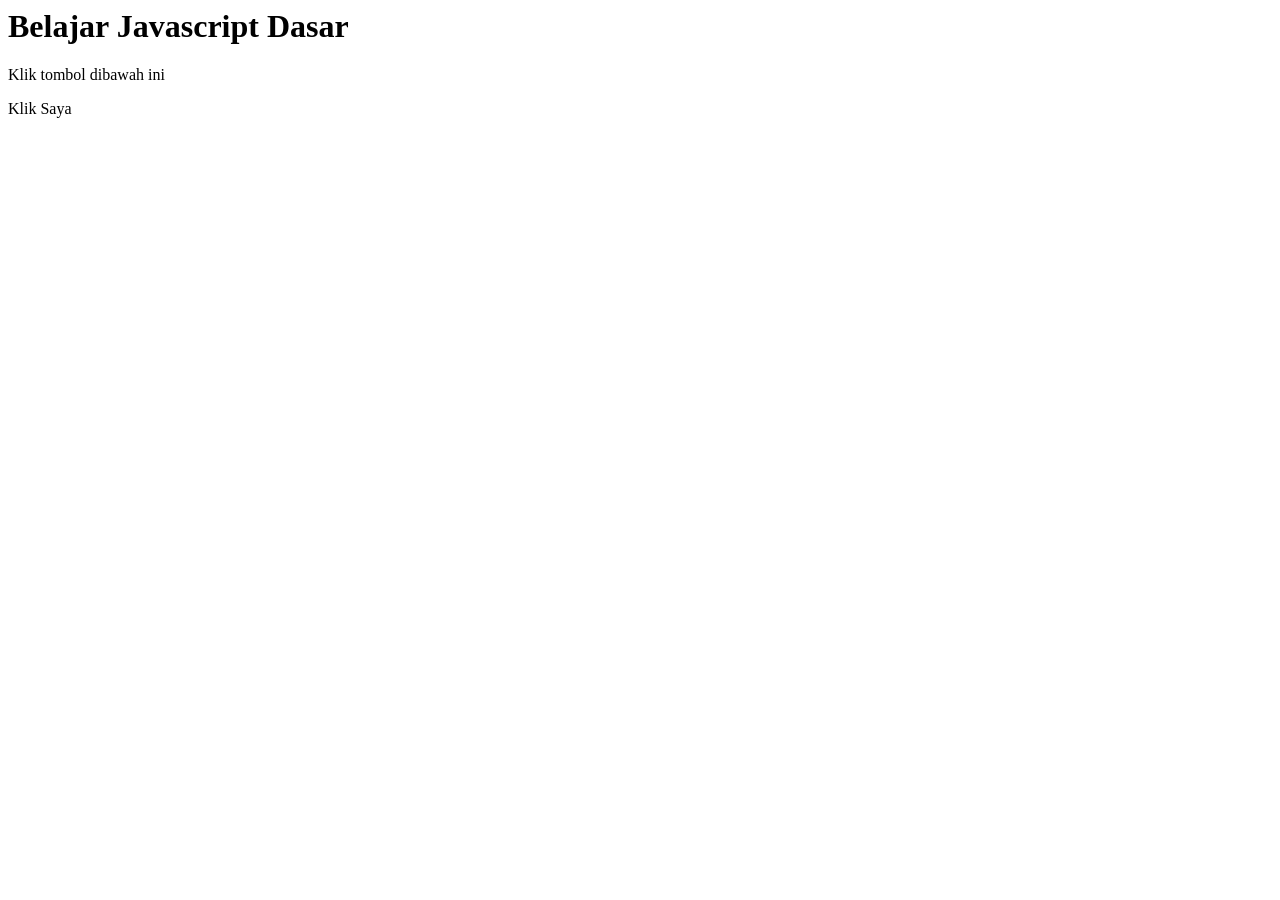
<file: Praktikum 2 Nov/index.html>
<html>
    <head>
        <title>Belajar Javascript</title>
    <head>
    <body>
        <h1>Belajar Javascript Dasar</h1>
        <p id="pesan">Klik tombol dibawah ini</p>
        
        <buttom onclick="tampilPesan()">Klik Saya </buttom>

        <script>
            function tampilPesan() {
                //Menampilkan popup
                alert("Hello World");
                //Menampilkan di console
                console.log("Tombol berhasil  diklik");
                //mengubah teks di halaman 
                document.getElementById("pesan").innerHTML
                  = "Tombol sudah diklik";
            }
        </script>

    </body>
    </html>
</file>
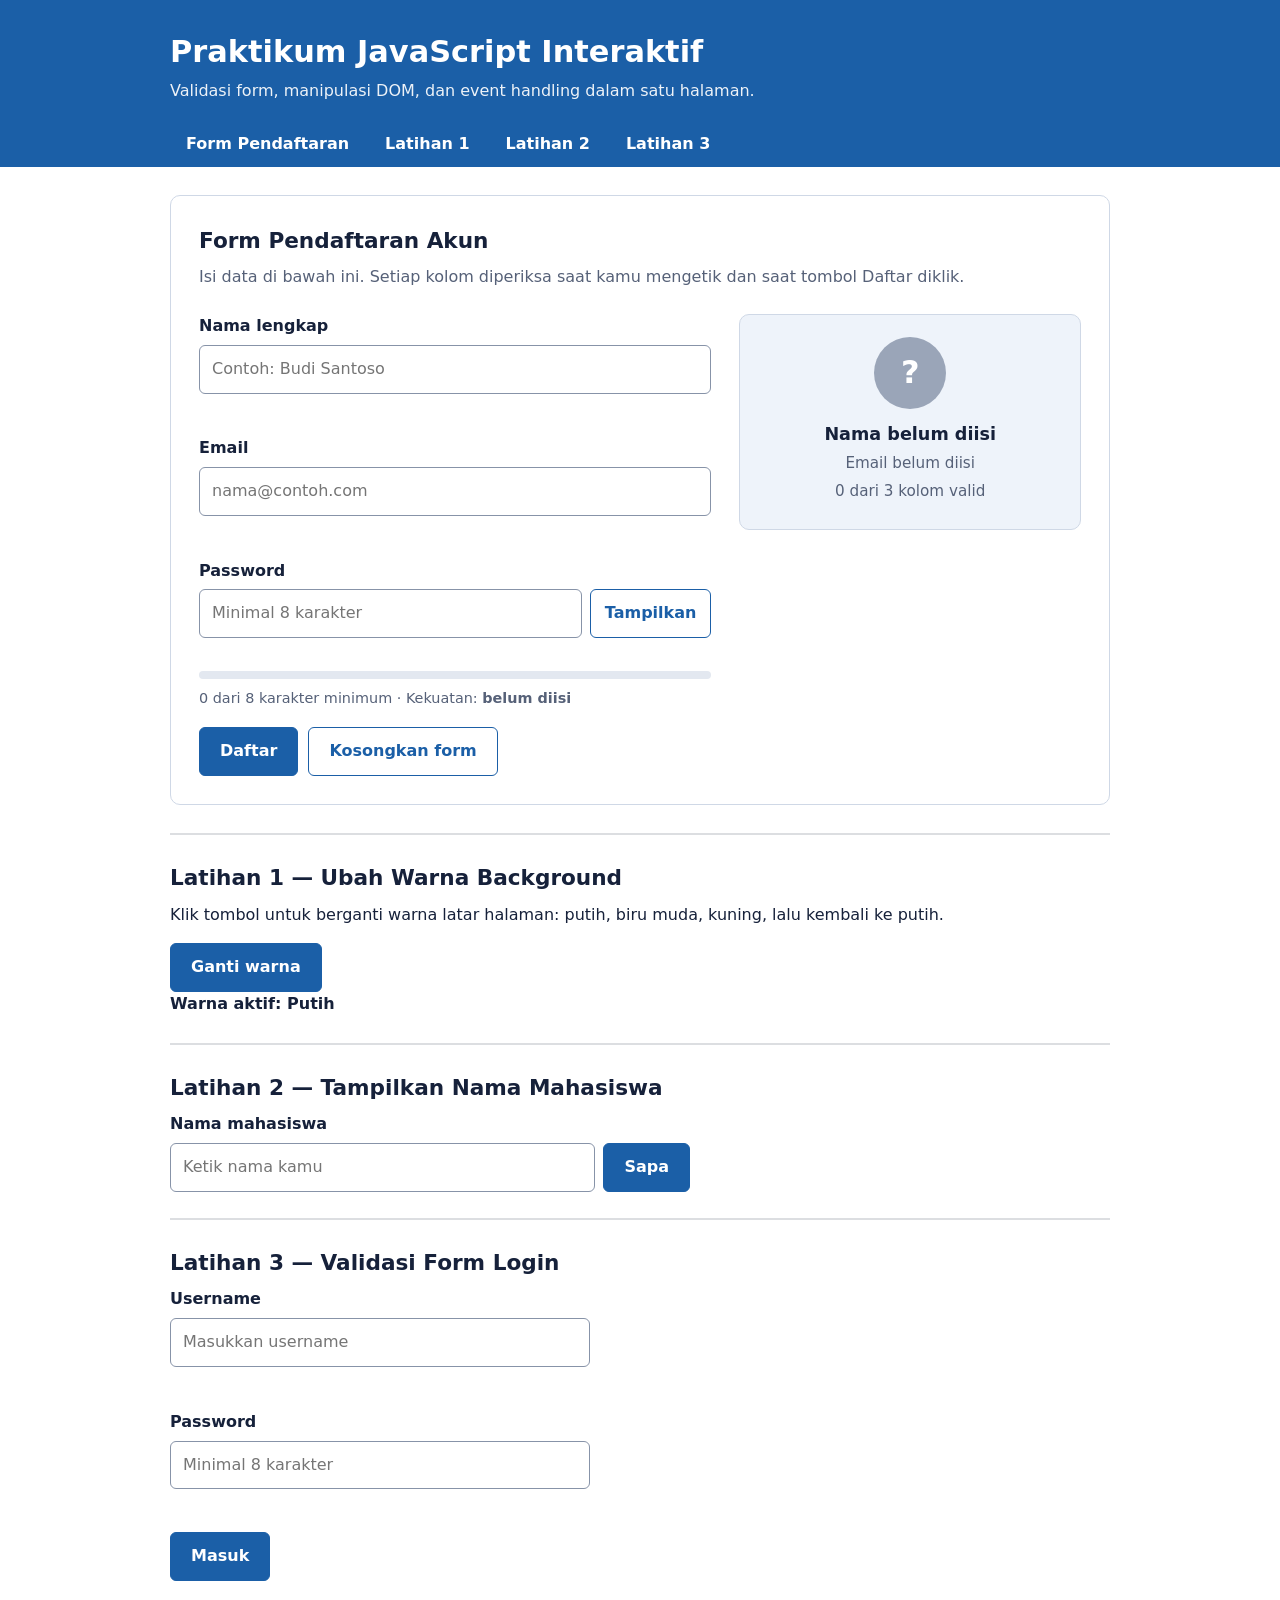
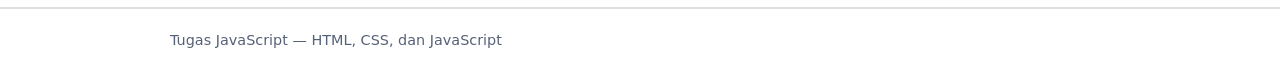
<file: tugas-javascript/index.html>
<!DOCTYPE html>
<html lang="id">
<head>
  <meta charset="UTF-8">
  <meta name="viewport" content="width=device-width, initial-scale=1.0">
  <title>Praktikum JavaScript Interaktif</title>
  <link rel="stylesheet" href="style.css">
</head>
<body>

  <!-- ===== Header & navigasi ===== -->
  <header class="topbar">
    <div class="wrap">
      <h1>Praktikum JavaScript Interaktif</h1>
      <p>Validasi form, manipulasi DOM, dan event handling dalam satu halaman.</p>
      <nav aria-label="Navigasi bagian halaman">
        <a href="#proyek">Form Pendaftaran</a>
        <a href="#latihan-1">Latihan 1</a>
        <a href="#latihan-2">Latihan 2</a>
        <a href="#latihan-3">Latihan 3</a>
      </nav>
    </div>
  </header>

  <main class="wrap">

    <!-- ===== PROYEK UTAMA: Form Pendaftaran ===== -->
    <section id="proyek" class="project" aria-labelledby="judul-proyek">
      <h2 id="judul-proyek">Form Pendaftaran Akun</h2>
      <p class="lead">Isi data di bawah ini. Setiap kolom diperiksa saat kamu mengetik dan saat tombol Daftar diklik.</p>

      <div class="project-grid">

        <form id="form-daftar" novalidate>
          <div class="field">
            <label for="nama">Nama lengkap</label>
            <input type="text" id="nama" name="nama" autocomplete="name" placeholder="Contoh: Budi Santoso">
            <p class="error-text" id="error-nama" aria-live="polite"></p>
          </div>

          <div class="field">
            <label for="email">Email</label>
            <input type="email" id="email" name="email" autocomplete="email" placeholder="nama@contoh.com">
            <p class="error-text" id="error-email" aria-live="polite"></p>
          </div>

          <div class="field">
            <label for="password">Password</label>
            <div class="input-group">
              <input type="password" id="password" name="password" autocomplete="new-password" placeholder="Minimal 8 karakter">
              <button type="button" class="btn btn-ghost btn-small" id="toggle-password" aria-controls="password">Tampilkan</button>
            </div>
            <p class="error-text" id="error-password" aria-live="polite"></p>
            <div class="meter" aria-hidden="true"><div id="meter-bar"></div></div>
            <p class="hint"><span id="hint-jumlah">0 dari 8 karakter minimum</span> &middot; Kekuatan: <strong id="meter-label">belum diisi</strong></p>
          </div>

          <div class="actions">
            <button type="submit" class="btn" id="btn-daftar">Daftar</button>
            <button type="button" class="btn btn-ghost" id="btn-kosongkan">Kosongkan form</button>
          </div>

          <p class="result" id="hasil-daftar" aria-live="polite"></p>
        </form>

        <aside class="preview" aria-label="Pratinjau data pendaftaran">
          <div class="badge" id="preview-badge">?</div>
          <p class="preview-nama" id="preview-nama">Nama belum diisi</p>
          <p class="preview-email" id="preview-email">Email belum diisi</p>
          <p class="preview-status" id="preview-status">0 dari 3 kolom valid</p>
        </aside>

      </div>
    </section>

    <!-- ===== LATIHAN 1: Ubah Warna Background ===== -->
    <section id="latihan-1" class="latihan" aria-labelledby="judul-l1">
      <h2 id="judul-l1">Latihan 1 &mdash; Ubah Warna Background</h2>
      <p>Klik tombol untuk berganti warna latar halaman: putih, biru muda, kuning, lalu kembali ke putih.</p>
      <button type="button" class="btn" id="btn-warna">Ganti warna</button>
      <p class="status-warna" id="teks-warna">Warna aktif: Putih</p>
    </section>

    <!-- ===== LATIHAN 2: Tampilkan Nama Mahasiswa ===== -->
    <section id="latihan-2" class="latihan" aria-labelledby="judul-l2">
      <h2 id="judul-l2">Latihan 2 &mdash; Tampilkan Nama Mahasiswa</h2>
      <div class="field field-inline">
        <label for="input-mhs">Nama mahasiswa</label>
        <div class="input-group">
          <input type="text" id="input-mhs" autocomplete="off" placeholder="Ketik nama kamu">
          <button type="button" class="btn" id="btn-sapa">Sapa</button>
        </div>
      </div>
      <p class="result" id="teks-sapaan" aria-live="polite"></p>
    </section>

    <!-- ===== LATIHAN 3: Validasi Form Login ===== -->
    <section id="latihan-3" class="latihan" aria-labelledby="judul-l3">
      <h2 id="judul-l3">Latihan 3 &mdash; Validasi Form Login</h2>
      <form id="form-login" class="form-login" novalidate>
        <div class="field">
          <label for="login-username">Username</label>
          <input type="text" id="login-username" autocomplete="username" placeholder="Masukkan username">
          <p class="error-text" id="error-login-username" aria-live="polite"></p>
        </div>
        <div class="field">
          <label for="login-password">Password</label>
          <input type="password" id="login-password" autocomplete="current-password" placeholder="Minimal 8 karakter">
          <p class="error-text" id="error-login-password" aria-live="polite"></p>
        </div>
        <button type="submit" class="btn">Masuk</button>
        <p class="result" id="hasil-login" aria-live="polite"></p>
      </form>
    </section>

  </main>

  <footer class="footer">
    <div class="wrap">Tugas JavaScript &mdash; HTML, CSS, dan JavaScript</div>
  </footer>

  <script src="script.js"></script>
</body>
</html>
</file>
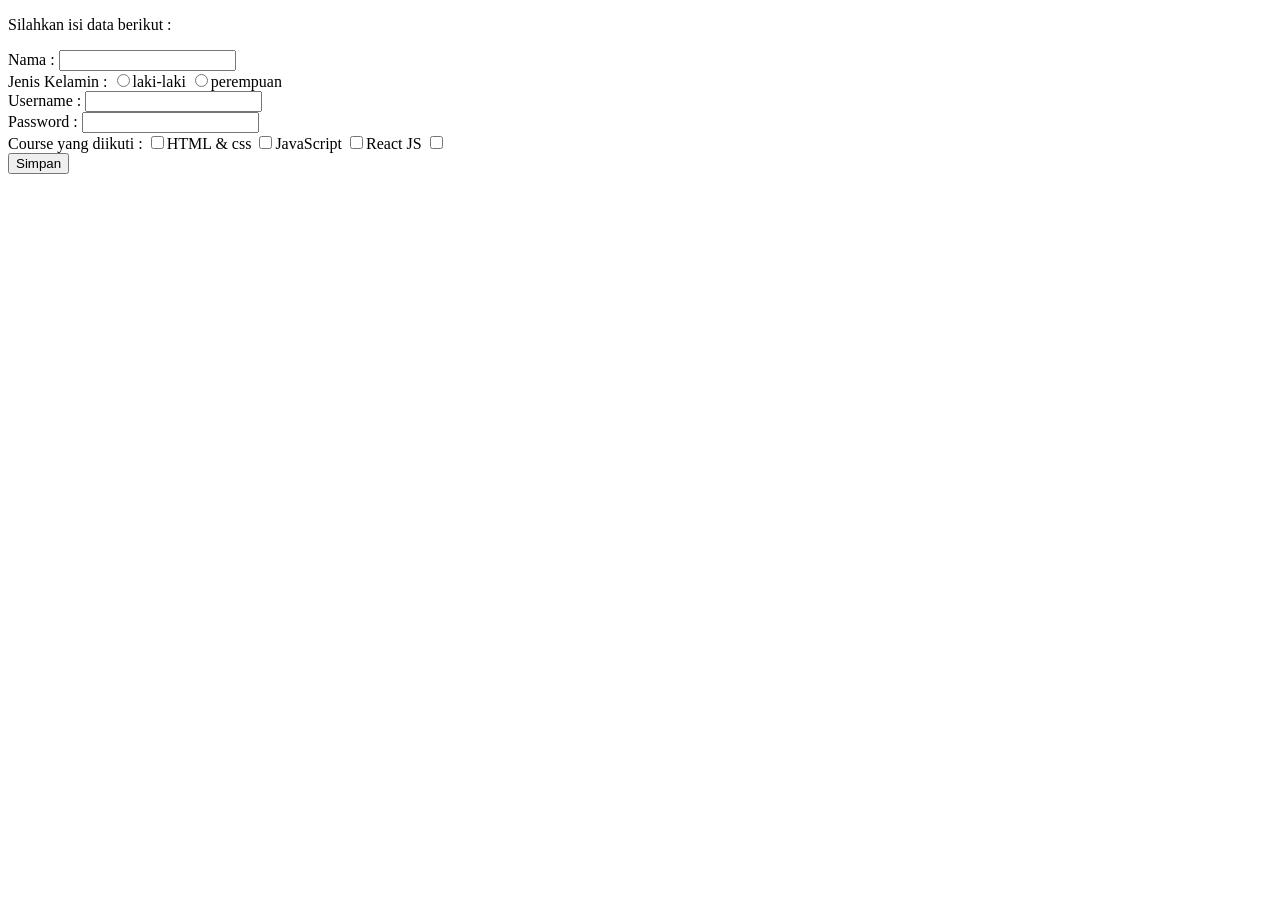
<file: Praktikum 2 Nov/materi pak is tgl 9.html>
<!DOCTYPE html>
<html lang"en">
    <head>
        <title>Mengenal Form </title>
    <head>
    <body>
        <form action="materi pak is tgl 9.html" method="post">
            <p>Silahkan isi data berikut :</p>
            Nama        : <input type="text" name="nama"> <br />
            Jenis Kelamin   :
                <input type="radio" name="jengkel" value="laki-laki">laki-laki
                <input type="radio" name="jengkel" value="perempuan">perempuan
                <br />
            Username    : <input type="text" name="username"> <br />
            Password    : <input type="password" name="password"> <br />
            Course yang diikuti :
            <input type="checkbox" name="html">HTML & css
            <input type="checkbox" name="JavaScript">JavaScript
            <input type="checkbox" name="react">React JS
            <input type="checkbox" name="node"Node Js
            <br /><br />
            <button type="submit" name="submit" value="simpan">Simpan</button>
        </form>
    </body>
    </html>
</file>
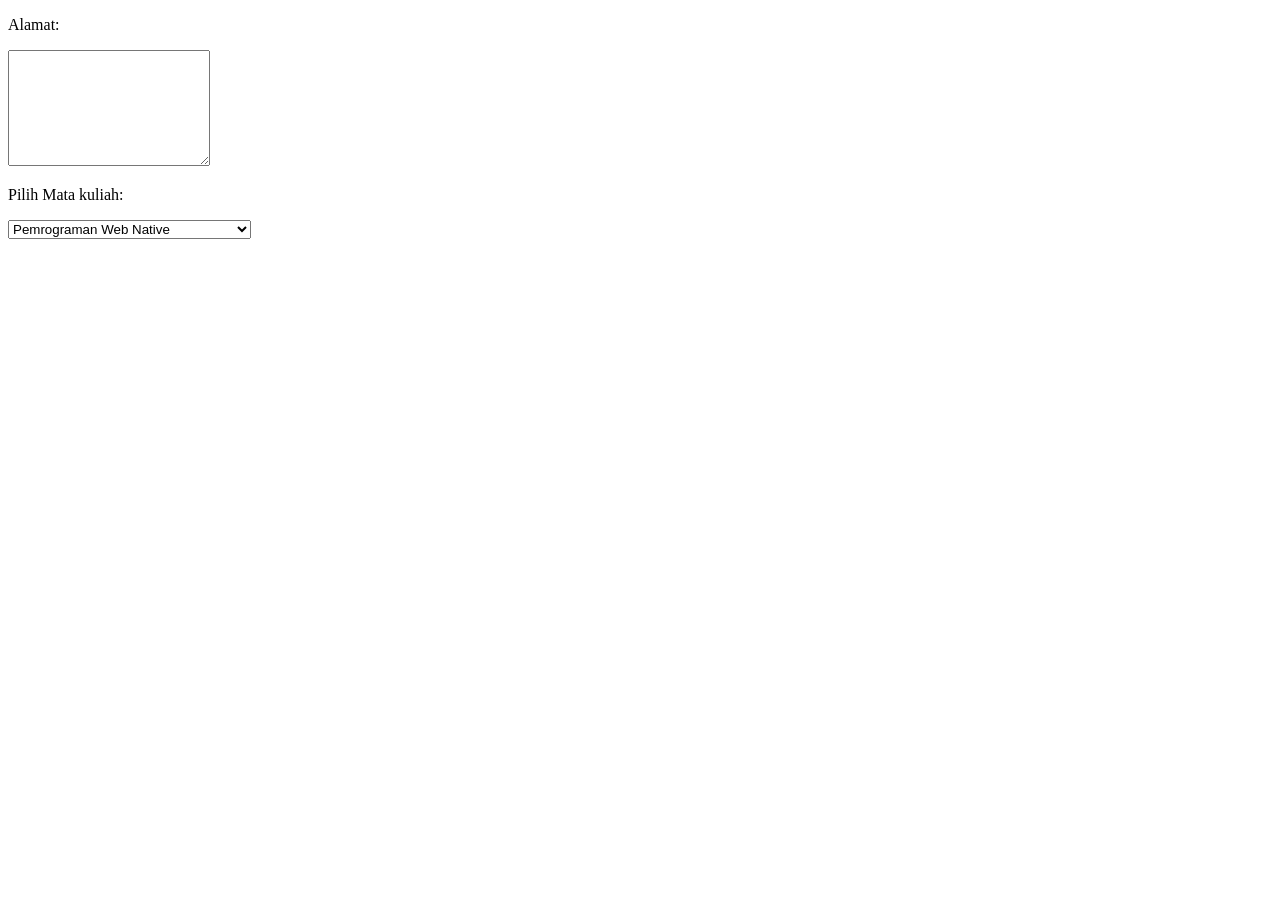
<file: Praktikum 2 Nov/Untitled-1.html>
<!DOCTYPE html>
<html lang="en">
<head>
 <meta charset="UTF-8">
 <meta name="viewport" content="width=device-width, initialscale=1.0">
 <title>Mengenal </title>
 <style>
 #alamat{
 font-size: 10px;
 color: red;
 font-style: normal;
 }
 </style>
<body>
<form action="latihan.html" method="get">
 <p>Alamat:</p>
 <textarea name="alamat" id="alamat" cols="30"
rows="10"></textarea>
<meta charset="UTF-8">
 <meta name="viewport" content="width=device-width, initialscale=1.0">
 <title>Mengenal Form Lebih Lanjut</title>
<body>
<form action="form3.html" method="get">
 <p>Pilih Mata kuliah:</p>
 <select name="select">
 <option value="web1">Pemrograman Web Native</option>
 <option value="web2">Pemrograman Web Framework</option>
 <option value="Mobile1">Pemrograman Mobile Native</option>
 <option value="Mobile2">Pemrograman Mobile Lintas
Platform</option>

</form>
</body>
</html>
</file>
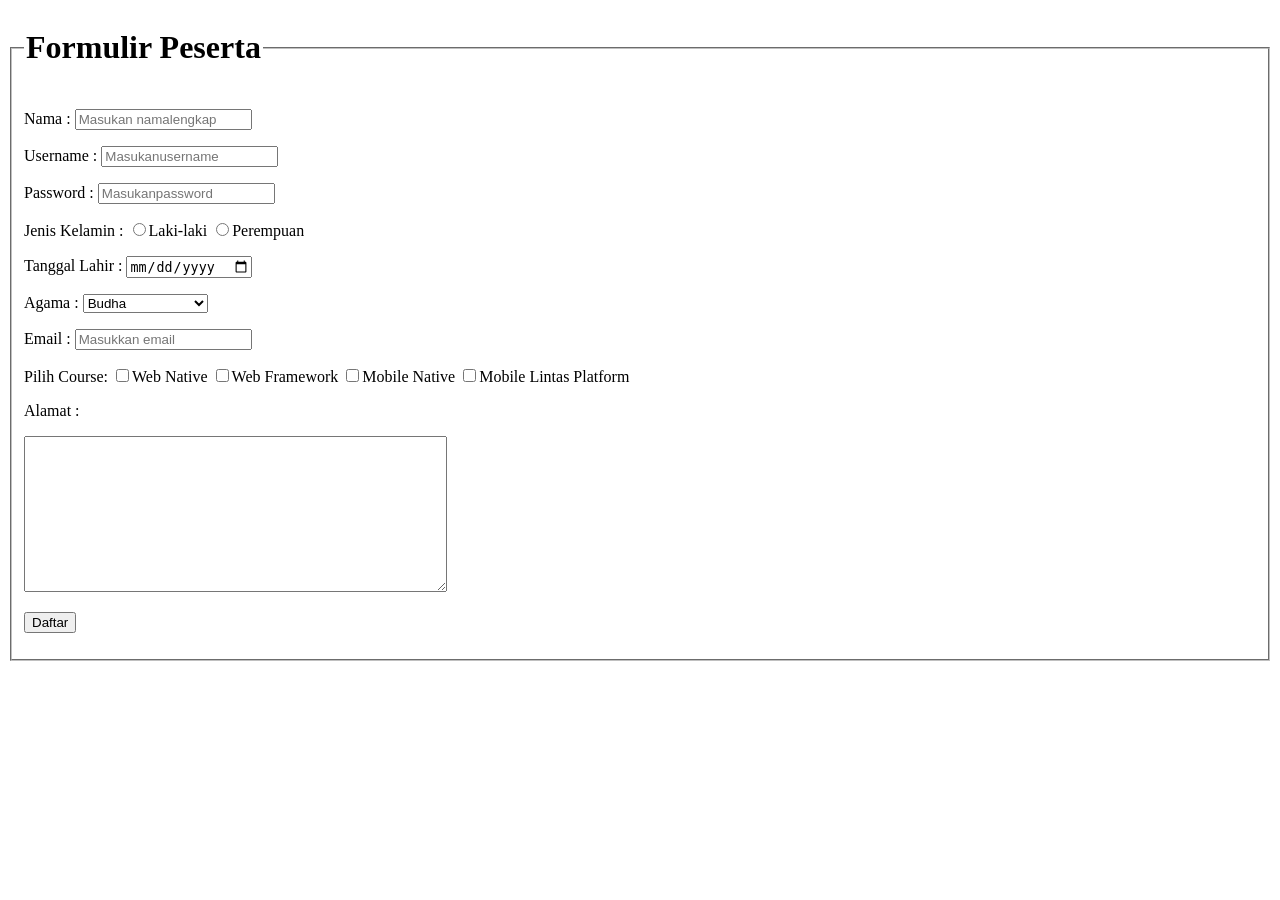
<file: Praktikum 2 Nov/Untitled-2.html>
<!DOCTYPE html>
<html lang="en">
<head>
 <meta charset="UTF-8">
 <meta name="viewport" content="width=device-width, initialscale=1.0">
 <title>Form Biodata</title>
<body>
<form action="form4.html" method="POST">
 <fieldset>
 <legend><h1>Formulir Peserta </h1> </legend>
 <p>
 <label>Nama :</label>
 <input type="text" name="nama" placeholder="Masukan nama
lengkap">
 </p>
 <p>
 <label>Username :</label>
 <input type="text" name="username" placeholder="Masukan
username">
 </p>
 <p>
 <label>Password :</label>
 <input type="text" name="password" placeholder="Masukan
password">
 </p>
 <p>
 <label>Jenis Kelamin :</label>
 <input type="radio" name="jenkel" value="laki-laki">Laki-laki
 <input type="radio" name="jenkel" value="perempuan">Perempuan
 </p>
 <p>
 <label>Tanggal Lahir :</label>
 <input type="date" name="tanggal">
 </p>
 <p>
 <label>Agama :</label>
 <select name="agama">
 <option value="budha">Budha</option>
 <option value="hindu">Hindu</option>
 <option value="islam">Islam</option>
 <option value="katholik">Kristen Katholik</option>
 <option value="protestan">Kristen Protestan</option>
 </select>
 </p>
 <p>
 <label>Email :</label>
 <input type="email" name="email" placeholder="Masukkan email">
 </p>
 <p>
 <label>Pilih Course:</label>
 <input type="checkbox" name="web native">Web Native
 <input type="checkbox" name="web framework">Web Framework
 <input type="checkbox" name="mobile native">Mobile Native
 <input type="checkbox" name="web lintas platform">Mobile
Lintas Platform
 </p>
 <p>
 <p>Alamat :</p>
 <textarea name="alamat"cols="50" rows="10"></textarea>
 </p>
 <p>
 <input type="submit" name="submit" value="Daftar">
 </p>
 </fieldset>
</form>
</body>
</html>
</file>
<file: tugas-javascript/style.css>
/* =========================================================
   style.css - semua tampilan halaman
   ========================================================= */

/* ---------- Variabel warna ---------- */
:root {
  --ink: #16213a;
  --muted: #566178;
  --line: #cfd8e6;
  --brand: #1b5fa7;
  --brand-dark: #134a85;
  --soft: #eef3fa;
  --error: #b3261e;
  --error-bg: #fdecea;
  --ok: #1c7043;
  --ok-bg: #e6f4ec;
  --focus: #f2a900;
}

/* ---------- Dasar ---------- */
*,
*::before,
*::after { box-sizing: border-box; }

html { scroll-behavior: smooth; }

body {
  margin: 0;
  font-family: "Segoe UI", system-ui, -apple-system, Roboto, Arial, sans-serif;
  line-height: 1.55;
  color: var(--ink);
  background-color: white;           /* warna awal; diubah oleh Latihan 1 */
  transition: background-color 0.3s ease;
}

.wrap {
  max-width: 980px;
  margin: 0 auto;
  padding: 0 20px;
}

h2 { margin: 0 0 8px; font-size: 1.35rem; }

:focus-visible {
  outline: 3px solid var(--focus);
  outline-offset: 2px;
}

/* ---------- Header ---------- */
.topbar {
  background: var(--brand);
  color: white;
  padding-top: 28px;
}

.topbar h1 { margin: 0 0 4px; font-size: 1.9rem; }
.topbar p { margin: 0 0 18px; opacity: 0.92; }

.topbar nav { display: flex; flex-wrap: wrap; gap: 4px; }

.topbar nav a {
  color: white;
  text-decoration: none;
  font-weight: 600;
  padding: 10px 16px;
  border-radius: 6px 6px 0 0;
}

.topbar nav a:hover { background: rgba(255, 255, 255, 0.18); }

/* ---------- Proyek utama ---------- */
.project {
  background: white;
  border: 1px solid var(--line);
  border-radius: 10px;
  margin: 28px 0;
  padding: 28px;
}

.lead { margin: 0 0 24px; color: var(--muted); }

.project-grid {
  display: grid;
  grid-template-columns: minmax(0, 1.5fr) minmax(0, 1fr);
  gap: 28px;
  align-items: start;
}

/* ---------- Form ---------- */
.field { margin-bottom: 18px; }

label {
  display: block;
  margin-bottom: 6px;
  font-weight: 600;
}

input[type="text"],
input[type="email"],
input[type="password"] {
  width: 100%;
  padding: 11px 12px;
  font: inherit;
  color: var(--ink);
  background: white;
  border: 1.5px solid #8793a8;
  border-radius: 6px;
  transition: border-color 0.2s, background-color 0.2s;
}

input.tidak-valid { border-color: var(--error); background: var(--error-bg); }
input.valid { border-color: var(--ok); }

.input-group { display: flex; gap: 8px; }
.input-group input { flex: 1; min-width: 0; }

.error-text {
  min-height: 1.3em;                 /* mencegah layout melompat saat pesan muncul */
  margin: 6px 0 0;
  font-size: 0.9rem;
  color: var(--error);
}

.hint { margin: 8px 0 0; font-size: 0.9rem; color: var(--muted); }

/* ---------- Indikator kekuatan password ---------- */
.meter {
  height: 8px;
  margin-top: 8px;
  background: #e3e8f0;
  border-radius: 4px;
  overflow: hidden;
}

#meter-bar {
  height: 100%;
  width: 0;
  background: #9aa5b8;
  transition: width 0.25s ease, background-color 0.25s ease;
}

/* ---------- Tombol ---------- */
.btn {
  font: inherit;
  font-weight: 600;
  padding: 11px 20px;
  color: white;
  background: var(--brand);
  border: 1.5px solid var(--brand);
  border-radius: 6px;
  cursor: pointer;
}

.btn:hover { background: var(--brand-dark); border-color: var(--brand-dark); }

.btn-ghost { color: var(--brand); background: white; }
.btn-ghost:hover { color: var(--brand-dark); background: var(--soft); }

.btn-small { padding: 8px 14px; white-space: nowrap; }

.actions { display: flex; flex-wrap: wrap; gap: 10px; }

/* ---------- Kotak hasil / pesan ---------- */
.result {
  margin: 16px 0 0;
  padding: 12px 14px;
  font-weight: 600;
  border-radius: 6px;
  overflow-wrap: anywhere;
}

.result:empty { display: none; }

.result.sukses { color: var(--ok); background: var(--ok-bg); border: 1px solid var(--ok); }
.result.gagal { color: var(--error); background: var(--error-bg); border: 1px solid var(--error); }

/* ---------- Pratinjau ---------- */
.preview {
  padding: 22px;
  text-align: center;
  background: var(--soft);
  border: 1px solid var(--line);
  border-radius: 10px;
}

.badge {
  display: grid;
  place-items: center;
  width: 72px;
  height: 72px;
  margin: 0 auto 12px;
  font-size: 2rem;
  font-weight: 700;
  color: white;
  background: #9aa5b8;
  border-radius: 50%;
  transition: background-color 0.25s ease;
}

.preview p { margin: 0 0 4px; overflow-wrap: anywhere; }
.preview-nama { font-size: 1.1rem; font-weight: 700; }
.preview-email, .preview-status { color: var(--muted); font-size: 0.95rem; }

/* ---------- Latihan ---------- */
.latihan {
  padding: 26px 0;
  border-top: 2px solid rgba(22, 33, 58, 0.15);
}

.latihan > p { margin-top: 0; }
.status-warna { margin-bottom: 0; font-weight: 600; }
.field-inline { max-width: 520px; margin-bottom: 0; }
.form-login { max-width: 420px; }

/* ---------- Footer ---------- */
.footer {
  padding: 20px 0 28px;
  font-size: 0.9rem;
  color: var(--muted);
  border-top: 2px solid rgba(22, 33, 58, 0.15);
}

/* ---------- Responsif ---------- */
@media (max-width: 720px) {
  .project { padding: 20px; }
  .project-grid { grid-template-columns: 1fr; }
  .topbar h1 { font-size: 1.5rem; }
  .actions .btn { flex: 1 1 100%; }
}

@media (prefers-reduced-motion: reduce) {
  * { transition: none !important; scroll-behavior: auto !important; }
}
</file>
